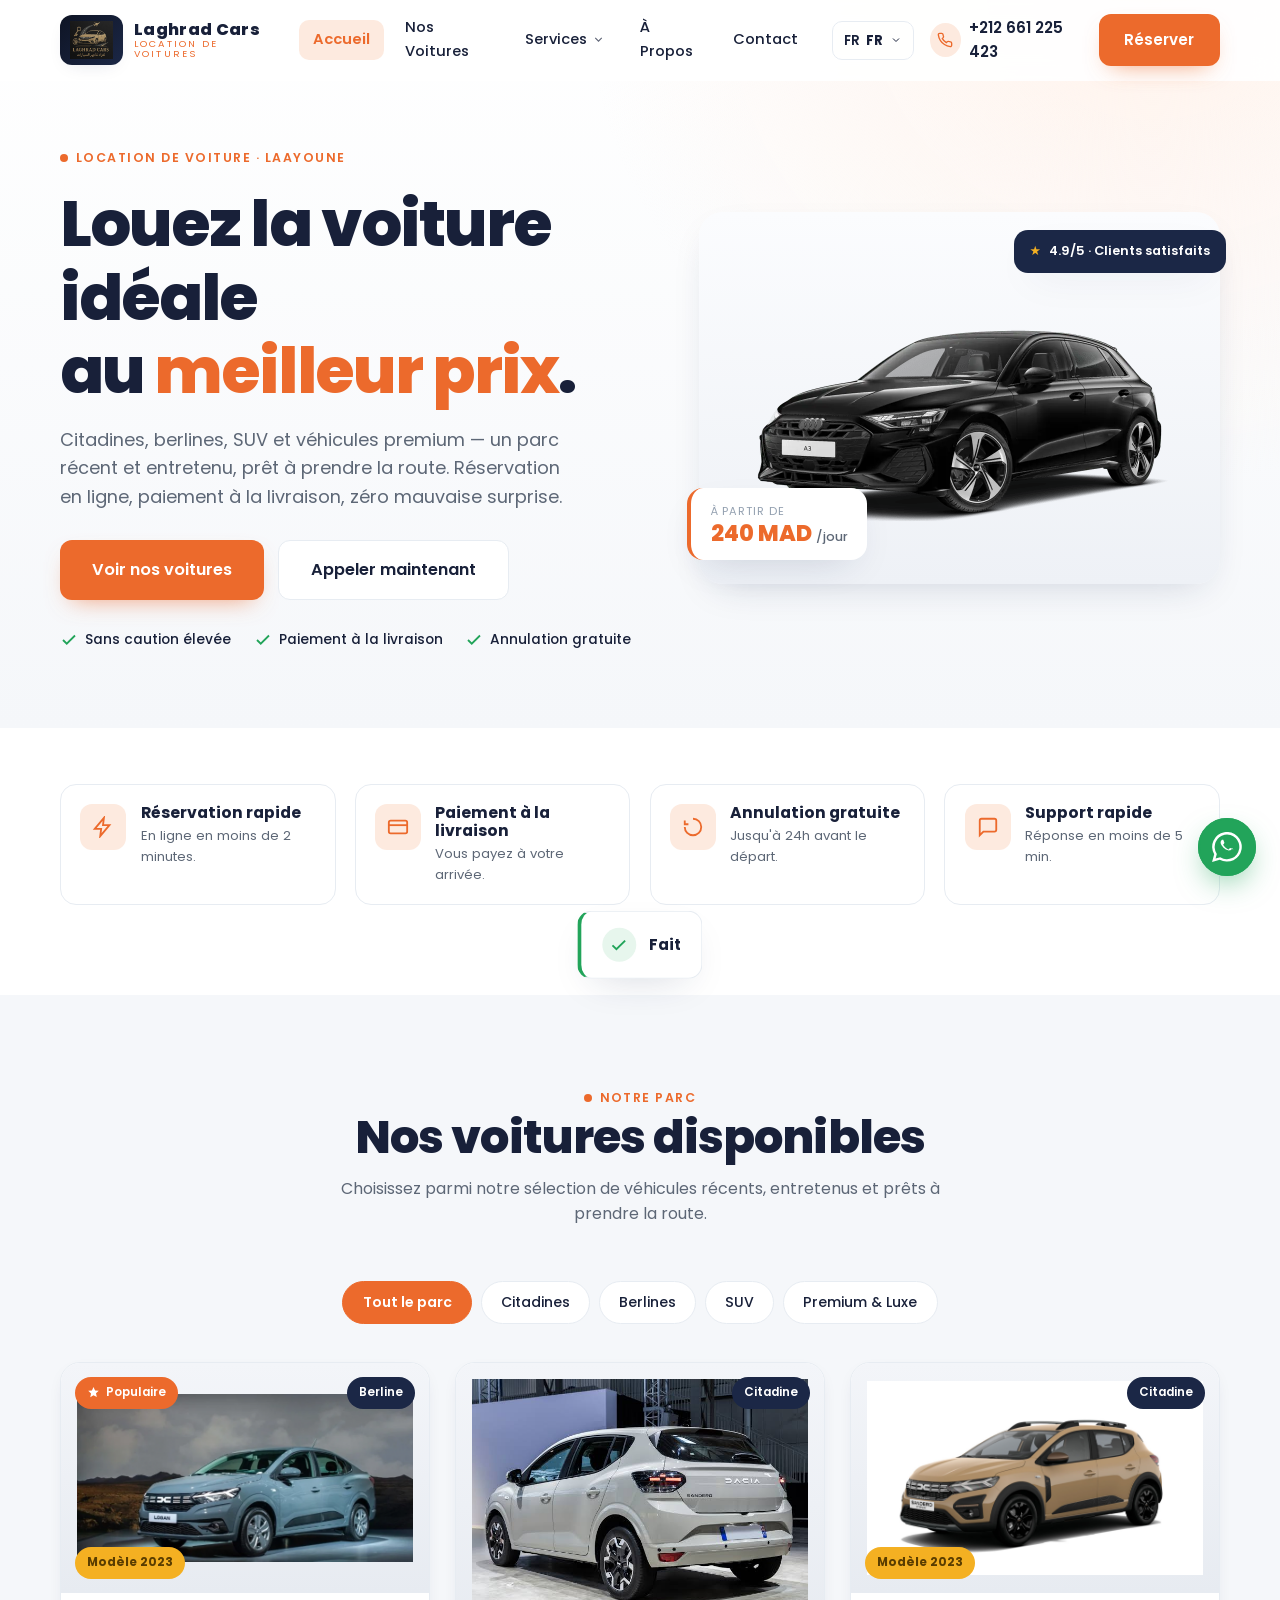
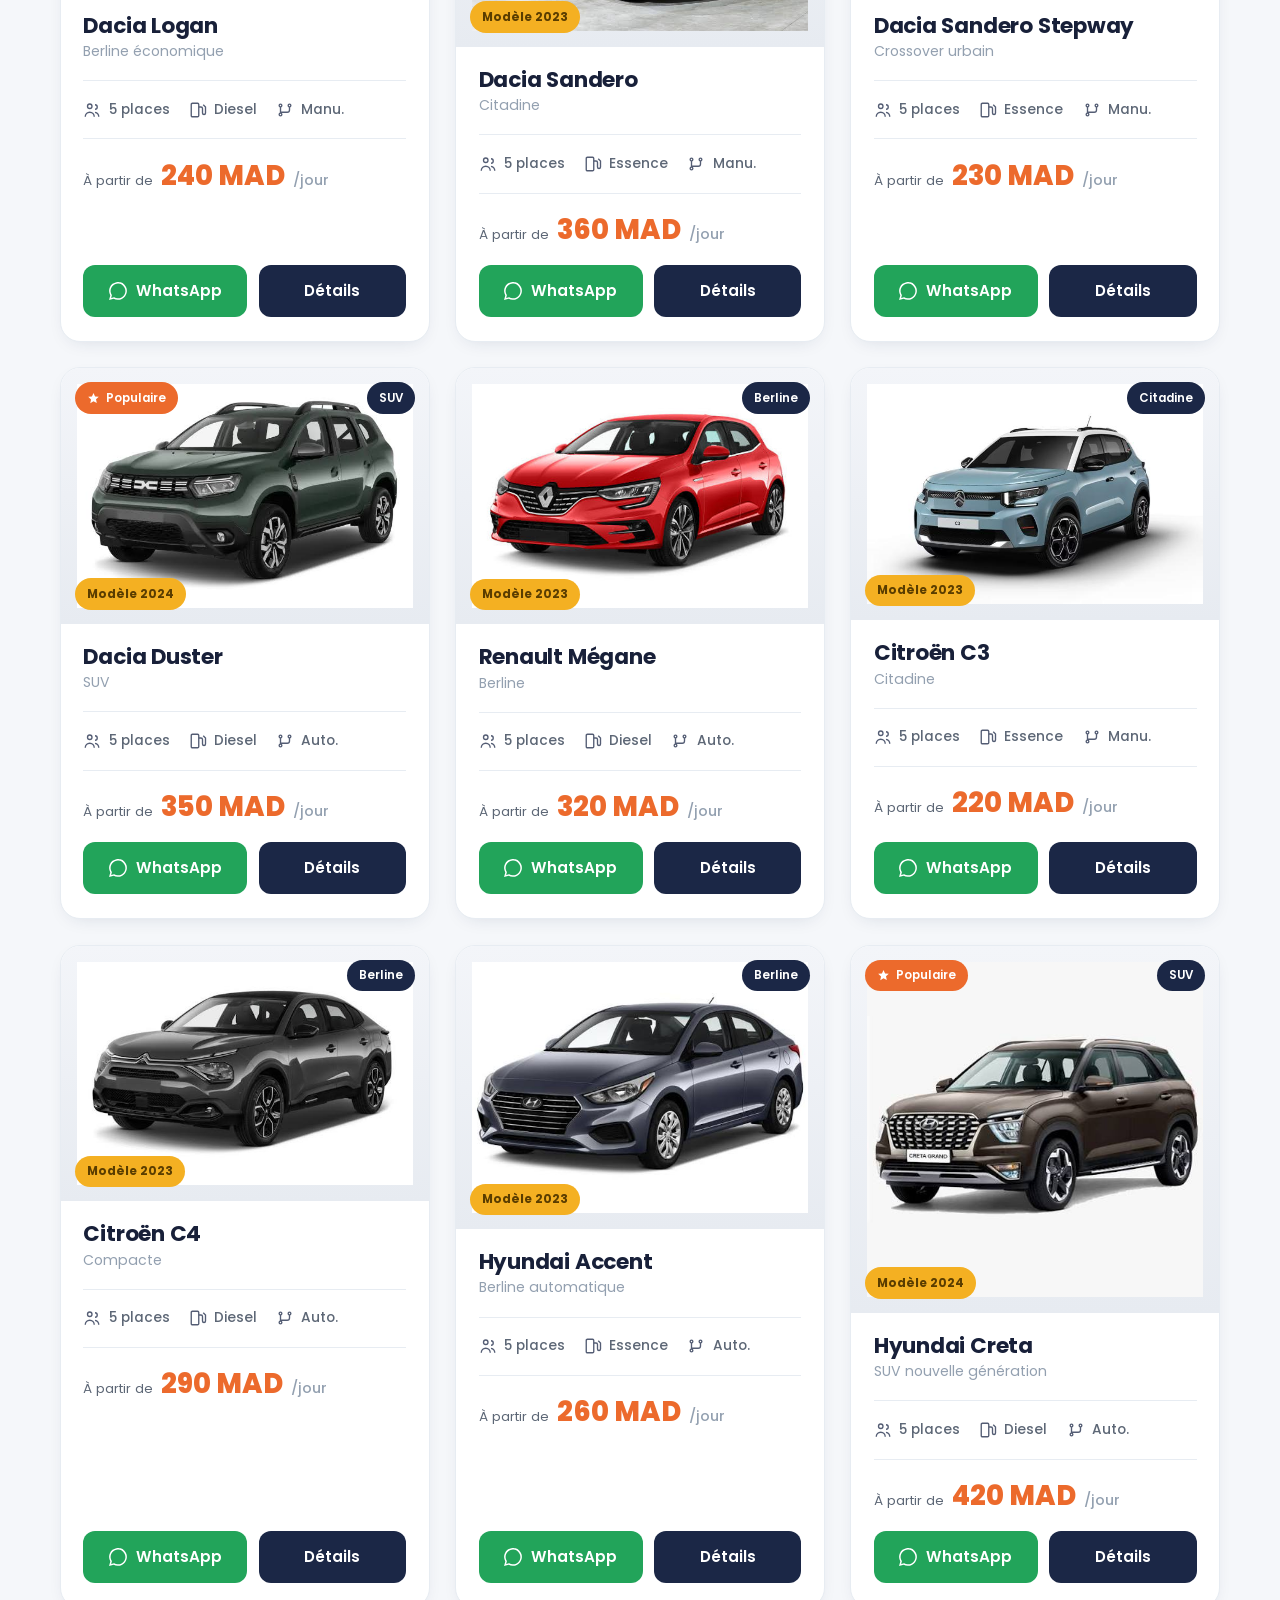
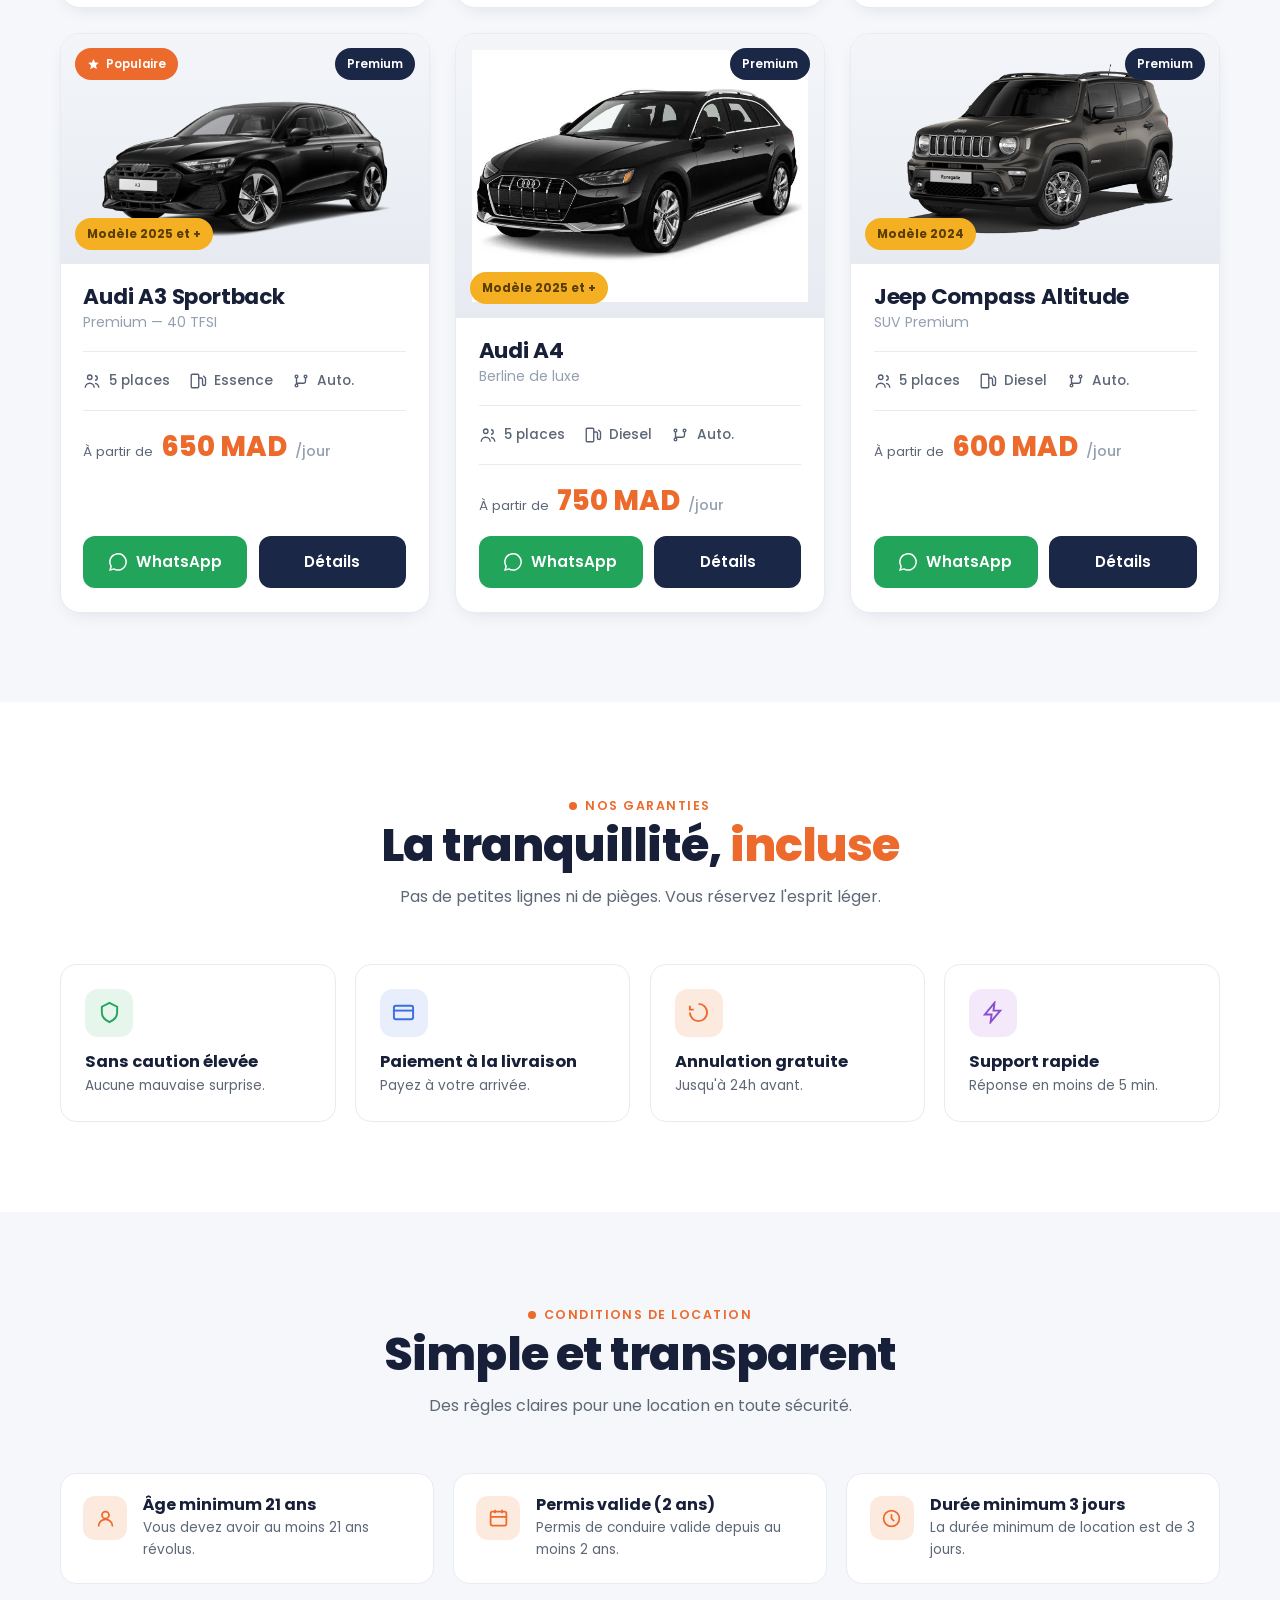
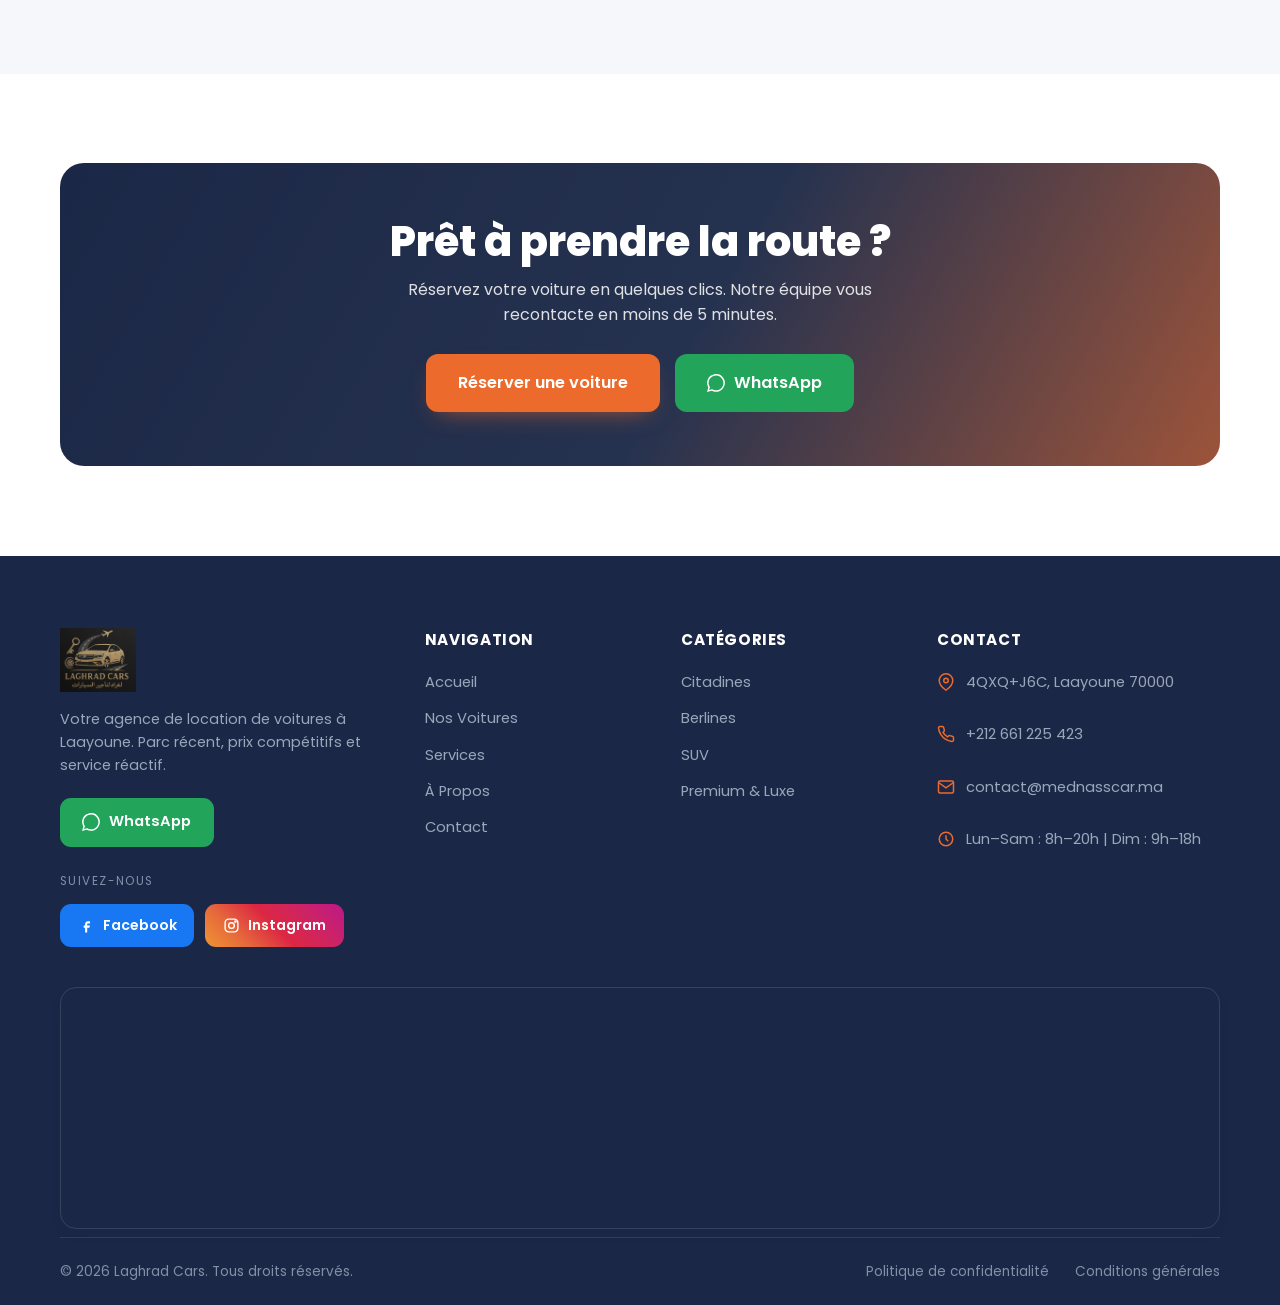
<file: index.html>
<!DOCTYPE html>
<html lang="fr">
<head>
<meta charset="UTF-8" />
<meta name="viewport" content="width=device-width, initial-scale=1.0" />
<title>Laghrad Cars : Location de voitures — Laayoune</title>
<meta name="description" content="Laghrad Cars — Location de voitures à Laayoune. Citadines, berlines, SUV et voitures premium. Paiement à la livraison, sans caution élevée, annulation gratuite." />
<link rel="icon" href="images/laghradcars.png" />
<script>document.documentElement.className += ' js';
  window.addEventListener('load',function(){setTimeout(function(){document.querySelectorAll('.reveal:not(.in)').forEach(function(e){e.classList.add('in')})},1600)});</script>
<link rel="stylesheet" href="css/style.css" />
</head>
<body>

<!-- ===================== HEADER ===================== -->
<header id="header">
  <div class="wrap nav">
    <a href="index.html" class="brand">
      <span class="logo-chip"><img src="images/laghradcars.png" alt="Laghrad Cars" /></span>
      <span class="bt"><b>Laghrad Cars</b><span>Location de voitures</span></span>
    </a>
    <nav class="nav-links" id="navlinks">
      <a href="index.html" class="active">Accueil</a>
      <a href="#voitures">Nos Voitures</a>
      <a href="#garanties">Services <svg viewBox="0 0 24 24" fill="none" stroke="currentColor" stroke-width="2"><path d="M6 9l6 6 6-6"/></svg></a>
      <a href="#apropos">À Propos</a>
      <a href="#contact">Contact</a>
    </nav>
    <div class="nav-right">
      <span class="lang">FR <b>FR</b> <svg viewBox="0 0 24 24" fill="none" stroke="currentColor" stroke-width="2"><path d="M6 9l6 6 6-6"/></svg></span>
      <a href="tel:+212661225423" class="navphone"><span class="pi"><svg viewBox="0 0 24 24" fill="none" stroke="currentColor" stroke-width="2"><path d="M22 16.9v3a2 2 0 0 1-2.2 2 19.8 19.8 0 0 1-8.6-3.1 19.5 19.5 0 0 1-6-6A19.8 19.8 0 0 1 2 4.2 2 2 0 0 1 4 2h3a2 2 0 0 1 2 1.7c.1 1 .4 1.9.7 2.8a2 2 0 0 1-.5 2.1L8 9.9a16 16 0 0 0 6 6l1.3-1.3a2 2 0 0 1 2.1-.4c.9.3 1.8.6 2.8.7A2 2 0 0 1 22 16.9z"/></svg></span>+212 661 225 423</a>
      <a href="#voitures" class="btn btn-orange">Réserver</a>
      <button class="burger" id="burger" aria-label="Menu"><span></span><span></span><span></span></button>
    </div>
  </div>
</header>

<!-- ===================== HERO ===================== -->
<section class="hero">
  <div class="wrap hero-grid">
    <div class="reveal">
      <span class="eyebrow">Location de voiture · Laayoune</span>
      <h1>Louez la voiture idéale<br>au <span class="txt-orange">meilleur prix</span>.</h1>
      <p class="lead">Citadines, berlines, SUV et véhicules premium — un parc récent et entretenu, prêt à prendre la route. Réservation en ligne, paiement à la livraison, zéro mauvaise surprise.</p>
      <div class="hero-cta">
        <a href="#voitures" class="btn btn-orange btn-lg">Voir nos voitures</a>
        <a href="tel:+212661225423" class="btn btn-outline btn-lg">Appeler maintenant</a>
      </div>
      <div class="hero-trust">
        <span><svg viewBox="0 0 24 24" fill="none" stroke="currentColor" stroke-width="2.4"><path d="M20 6L9 17l-5-5"/></svg> Sans caution élevée</span>
        <span><svg viewBox="0 0 24 24" fill="none" stroke="currentColor" stroke-width="2.4"><path d="M20 6L9 17l-5-5"/></svg> Paiement à la livraison</span>
        <span><svg viewBox="0 0 24 24" fill="none" stroke="currentColor" stroke-width="2.4"><path d="M20 6L9 17l-5-5"/></svg> Annulation gratuite</span>
      </div>
    </div>
    <div class="hero-media reveal">
      <div class="hero-card">
        <img src="images/Audi A3 Sportback 40 TFSI.webp" alt="Voiture premium Domi Car" />
      </div>
      <div class="hero-price">
        <small>À partir de</small>
        <b>240 MAD <span>/jour</span></b>
      </div>
      <div class="hero-badge"><span class="star">★</span> 4.9/5 · Clients satisfaits</div>
    </div>
  </div>
</section>

<!-- ===================== FEATURE STRIP ===================== -->
<section class="section" style="padding-top:0">
  <div class="wrap">
    <div class="feat-strip">
      <div class="feat reveal">
        <span class="fi"><svg viewBox="0 0 24 24" fill="none" stroke="currentColor" stroke-width="2"><path d="M13 2L3 14h7l-1 8 10-12h-7z"/></svg></span>
        <div><h4>Réservation rapide</h4><p>En ligne en moins de 2 minutes.</p></div>
      </div>
      <div class="feat reveal">
        <span class="fi"><svg viewBox="0 0 24 24" fill="none" stroke="currentColor" stroke-width="2"><rect x="2" y="5" width="20" height="14" rx="2"/><path d="M2 10h20"/></svg></span>
        <div><h4>Paiement à la livraison</h4><p>Vous payez à votre arrivée.</p></div>
      </div>
      <div class="feat reveal">
        <span class="fi"><svg viewBox="0 0 24 24" fill="none" stroke="currentColor" stroke-width="2"><path d="M3 12a9 9 0 1 0 9-9"/><path d="M3 5v4h4"/></svg></span>
        <div><h4>Annulation gratuite</h4><p>Jusqu'à 24h avant le départ.</p></div>
      </div>
      <div class="feat reveal">
        <span class="fi"><svg viewBox="0 0 24 24" fill="none" stroke="currentColor" stroke-width="2"><path d="M21 15a2 2 0 0 1-2 2H7l-4 4V5a2 2 0 0 1 2-2h14a2 2 0 0 1 2 2z"/></svg></span>
        <div><h4>Support rapide</h4><p>Réponse en moins de 5 min.</p></div>
      </div>
    </div>
  </div>
</section>

<!-- ===================== FLEET ===================== -->
<section class="section soft" id="voitures">
  <div class="wrap">
    <div class="sec-head reveal">
      <span class="eyebrow" style="justify-content:center">Notre parc</span>
      <h2>Nos voitures disponibles</h2>
      <p>Choisissez parmi notre sélection de véhicules récents, entretenus et prêts à prendre la route.</p>
    </div>
    <div class="filters reveal" id="filters">
      <button class="chip active" data-f="all">Tout le parc</button>
      <button class="chip" data-f="citadine">Citadines</button>
      <button class="chip" data-f="berline">Berlines</button>
      <button class="chip" data-f="suv">SUV</button>
      <button class="chip" data-f="luxe">Premium &amp; Luxe</button>
    </div>
    <div class="grid" id="fleet"><!-- injecté par JS --></div>
  </div>
</section>

<!-- ===================== GARANTIES ===================== -->
<section class="section" id="garanties">
  <div class="wrap">
    <div class="sec-head reveal">
      <span class="eyebrow" style="justify-content:center">Nos garanties</span>
      <h2>La tranquillité, <span class="txt-orange">incluse</span></h2>
      <p>Pas de petites lignes ni de pièges. Vous réservez l'esprit léger.</p>
    </div>
    <div class="gcards">
      <div class="gcard reveal">
        <span class="gi g1"><svg viewBox="0 0 24 24" fill="none" stroke="currentColor" stroke-width="2"><path d="M12 2l8 4v6c0 5-3.5 8-8 10-4.5-2-8-5-8-10V6z"/></svg></span>
        <h4>Sans caution élevée</h4><p>Aucune mauvaise surprise.</p>
      </div>
      <div class="gcard reveal">
        <span class="gi g2"><svg viewBox="0 0 24 24" fill="none" stroke="currentColor" stroke-width="2"><rect x="2" y="5" width="20" height="14" rx="2"/><path d="M2 10h20"/></svg></span>
        <h4>Paiement à la livraison</h4><p>Payez à votre arrivée.</p>
      </div>
      <div class="gcard reveal">
        <span class="gi g3"><svg viewBox="0 0 24 24" fill="none" stroke="currentColor" stroke-width="2"><path d="M3 12a9 9 0 1 0 9-9"/><path d="M3 5v4h4"/></svg></span>
        <h4>Annulation gratuite</h4><p>Jusqu'à 24h avant.</p>
      </div>
      <div class="gcard reveal">
        <span class="gi g4"><svg viewBox="0 0 24 24" fill="none" stroke="currentColor" stroke-width="2"><path d="M13 2L3 14h7l-1 8 10-12h-7z"/></svg></span>
        <h4>Support rapide</h4><p>Réponse en moins de 5 min.</p>
      </div>
    </div>
  </div>
</section>

<!-- ===================== CONDITIONS ===================== -->
<section class="section soft" id="apropos">
  <div class="wrap">
    <div class="sec-head reveal">
      <span class="eyebrow" style="justify-content:center">Conditions de location</span>
      <h2>Simple et transparent</h2>
      <p>Des règles claires pour une location en toute sécurité.</p>
    </div>
    <div class="cond-list">
      <div class="cond reveal">
        <span class="ci"><svg viewBox="0 0 24 24" fill="none" stroke="currentColor" stroke-width="2"><circle cx="12" cy="8" r="4"/><path d="M4 21a8 8 0 0 1 16 0"/></svg></span>
        <div><h4>Âge minimum 21 ans</h4><p>Vous devez avoir au moins 21 ans révolus.</p></div>
      </div>
      <div class="cond reveal">
        <span class="ci"><svg viewBox="0 0 24 24" fill="none" stroke="currentColor" stroke-width="2"><rect x="3" y="4" width="18" height="16" rx="2"/><path d="M3 10h18M8 2v4M16 2v4"/></svg></span>
        <div><h4>Permis valide (2 ans)</h4><p>Permis de conduire valide depuis au moins 2 ans.</p></div>
      </div>
      <div class="cond reveal">
        <span class="ci"><svg viewBox="0 0 24 24" fill="none" stroke="currentColor" stroke-width="2"><circle cx="12" cy="12" r="9"/><path d="M12 7v5l3 3"/></svg></span>
        <div><h4>Durée minimum 3 jours</h4><p>La durée minimum de location est de 3 jours.</p></div>
      </div>
    </div>
  </div>
</section>

<!-- ===================== CTA BAND ===================== -->
<section class="section" id="contact">
  <div class="wrap">
    <div class="cta-band reveal">
      <h2>Prêt à prendre la route ?</h2>
      <p>Réservez votre voiture en quelques clics. Notre équipe vous recontacte en moins de 5 minutes.</p>
      <div class="btn-row">
        <a href="#voitures" class="btn btn-orange btn-lg">Réserver une voiture</a>
        <a id="ctaWa" href="#" target="_blank" rel="noopener" class="btn btn-green btn-lg">
          <svg viewBox="0 0 24 24" fill="currentColor"><path d="M.06 24l1.69-6.16a11.86 11.86 0 1 1 4.43 4.34L.06 24zM6.6 20.2l.37.22a9.86 9.86 0 1 0-3.34-3.26l.24.38-1 3.65 3.73-.99z"/></svg>
          WhatsApp
        </a>
      </div>
    </div>
  </div>
</section>

<!-- ===================== FOOTER ===================== -->
<footer>
  <div class="wrap">
    <div class="foot-main">
      <div class="foot-brand">
        <img src="images/laghradcars.png" alt="Laghrad Cars" />
        <p>Votre agence de location de voitures à Laayoune. Parc récent, prix compétitifs et service réactif.</p>
        <a id="footWa" href="#" target="_blank" rel="noopener" class="foot-wa">
          <svg viewBox="0 0 24 24" fill="currentColor"><path d="M.06 24l1.69-6.16a11.86 11.86 0 1 1 4.43 4.34L.06 24zM6.6 20.2l.37.22a9.86 9.86 0 1 0-3.34-3.26l.24.38-1 3.65 3.73-.99z"/></svg>
          WhatsApp
        </a>
        <div class="foot-social-label">Suivez-nous</div>
        <div class="foot-socials">
          <a href="#" class="fsoc fb"><svg viewBox="0 0 24 24" fill="currentColor"><path d="M14 9h3V6h-3c-2.2 0-4 1.8-4 4v2H8v3h2v7h3v-7h3l1-3h-4v-2c0-.6.4-1 1-1z"/></svg> Facebook</a>
          <a href="#" class="fsoc ig"><svg viewBox="0 0 24 24" fill="none" stroke="currentColor" stroke-width="2"><rect x="3" y="3" width="18" height="18" rx="5"/><circle cx="12" cy="12" r="4"/><circle cx="17.5" cy="6.5" r="1" fill="currentColor"/></svg> Instagram</a>
        </div>
      </div>
      <div class="foot-col">
        <h5>Navigation</h5>
        <a href="index.html">Accueil</a>
        <a href="#voitures">Nos Voitures</a>
        <a href="#garanties">Services</a>
        <a href="#apropos">À Propos</a>
        <a href="#contact">Contact</a>
      </div>
      <div class="foot-col">
        <h5>Catégories</h5>
        <a href="#voitures">Citadines</a>
        <a href="#voitures">Berlines</a>
        <a href="#voitures">SUV</a>
        <a href="#voitures">Premium &amp; Luxe</a>
      </div>
      <div class="foot-col">
        <h5>Contact</h5>
        <ul class="foot-contact">
          <li><svg viewBox="0 0 24 24" fill="none" stroke="currentColor" stroke-width="2"><path d="M21 10c0 7-9 13-9 13s-9-6-9-13a9 9 0 0 1 18 0z"/><circle cx="12" cy="10" r="3"/></svg> <a href="https://maps.app.goo.gl/fSbDPrFya81qXNvm9" target="_blank" rel="noopener">4QXQ+J6C, Laayoune 70000</a></li>
          <li><svg viewBox="0 0 24 24" fill="none" stroke="currentColor" stroke-width="2"><path d="M22 16.9v3a2 2 0 0 1-2.2 2 19.8 19.8 0 0 1-8.6-3.1 19.5 19.5 0 0 1-6-6A19.8 19.8 0 0 1 2 4.2 2 2 0 0 1 4 2h3a2 2 0 0 1 2 1.7c.1 1 .4 1.9.7 2.8a2 2 0 0 1-.5 2.1L8 9.9a16 16 0 0 0 6 6l1.3-1.3a2 2 0 0 1 2.1-.4c.9.3 1.8.6 2.8.7A2 2 0 0 1 22 16.9z"/></svg> <a href="tel:+212661225423">+212 661 225 423</a></li>
          <li><svg viewBox="0 0 24 24" fill="none" stroke="currentColor" stroke-width="2"><rect x="2" y="4" width="20" height="16" rx="2"/><path d="M22 6l-10 7L2 6"/></svg> <a href="mailto:contact@mednasscar.ma">contact@mednasscar.ma</a></li>
          <li><svg viewBox="0 0 24 24" fill="none" stroke="currentColor" stroke-width="2"><circle cx="12" cy="12" r="9"/><path d="M12 7v5l3 3"/></svg> Lun–Sam : 8h–20h | Dim : 9h–18h</li>
        </ul>
      </div>
    </div>
    <div class="foot-map">
      <iframe
        src="https://www.google.com/maps?q=4QXQ%2BJ6C,+Laayoune+70000&z=15&hl=fr&output=embed"
        title="Localisation Laghrad Cars — Laayoune"
        width="100%" height="240" style="border:0" loading="lazy"
        allowfullscreen referrerpolicy="no-referrer-when-downgrade"></iframe>
    </div>
    <div class="foot-bottom">
      <small>© <span id="year"></span> Laghrad Cars. Tous droits réservés.</small>
      <div class="fb-links">
        <a href="#">Politique de confidentialité</a>
        <a href="#">Conditions générales</a>
      </div>
    </div>
  </div>
</footer>

<!-- floating whatsapp -->
<a id="waFloat" class="wa-float" href="#" target="_blank" rel="noopener" aria-label="WhatsApp">
  <svg viewBox="0 0 24 24" fill="currentColor"><path d="M.06 24l1.69-6.16a11.86 11.86 0 1 1 4.43 4.34L.06 24zM6.6 20.2l.37.22a9.86 9.86 0 1 0-3.34-3.26l.24.38-1 3.65 3.73-.99zM17.4 14.3c-.15-.25-.55-.4-1.15-.7s-1.35-.65-1.55-.72c-.2-.07-.35-.1-.5.1s-.57.72-.7.87c-.13.15-.26.17-.48.06a8 8 0 0 1-2.35-1.45 8.8 8.8 0 0 1-1.63-2.02c-.17-.3 0-.46.13-.6.13-.13.28-.34.42-.51.14-.17.18-.3.28-.5.1-.2.05-.37-.02-.52-.07-.15-.5-1.2-.68-1.65-.18-.43-.36-.37-.5-.37h-.42c-.15 0-.4.06-.6.3-.2.25-.78.76-.78 1.85 0 1.1.8 2.15.92 2.3.12.15 1.57 2.4 3.8 3.36.53.23.95.37 1.27.47.53.17 1.02.15 1.4.09.43-.06 1.32-.54 1.5-1.06.19-.52.19-.97.13-1.07z"/></svg>
</a>

<!-- toast -->
<div class="toast" id="toast">
  <span class="tic"><svg viewBox="0 0 24 24" fill="none" stroke="currentColor" stroke-width="2.4"><path d="M20 6L9 17l-5-5"/></svg></span>
  <div><b id="toastTitle">Fait</b><p id="toastMsg"></p></div>
</div>

<script src="js/data.js"></script>
<script src="js/main.js"></script>
</body>
</html>
</file>
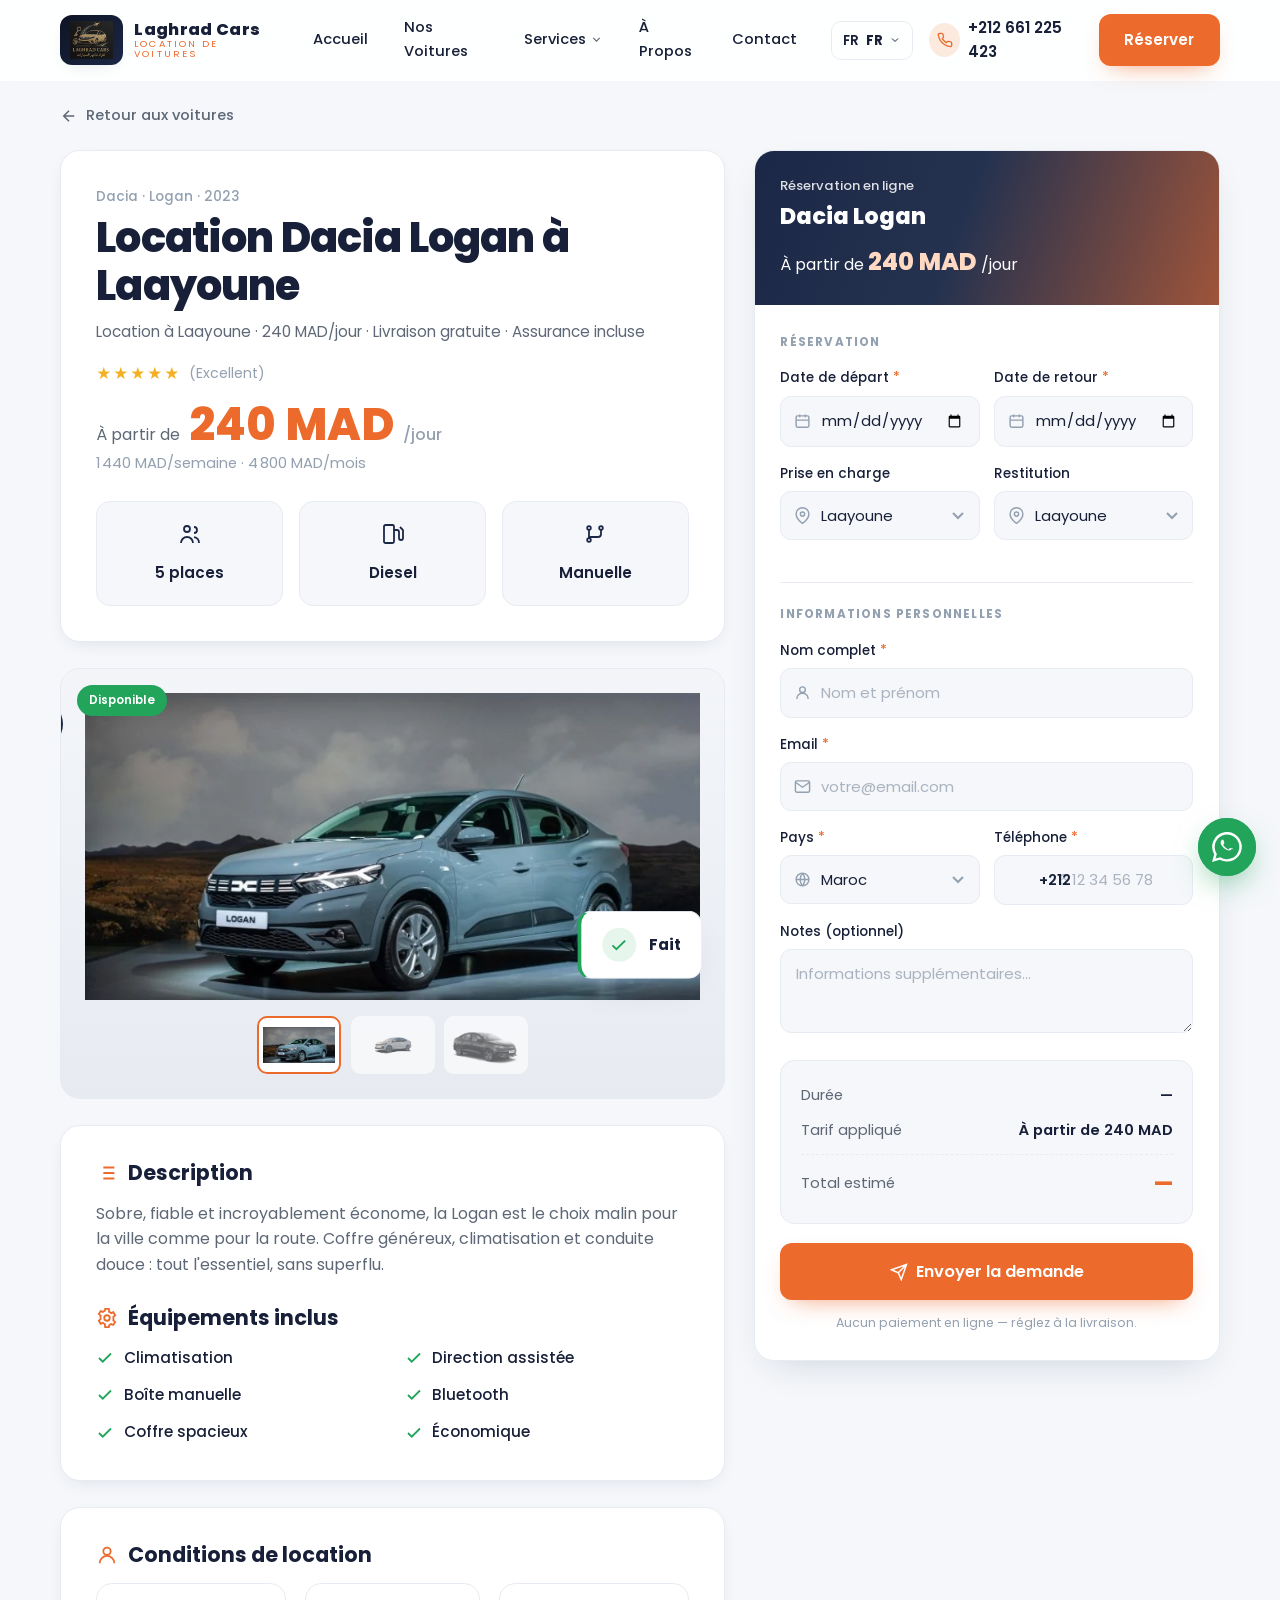
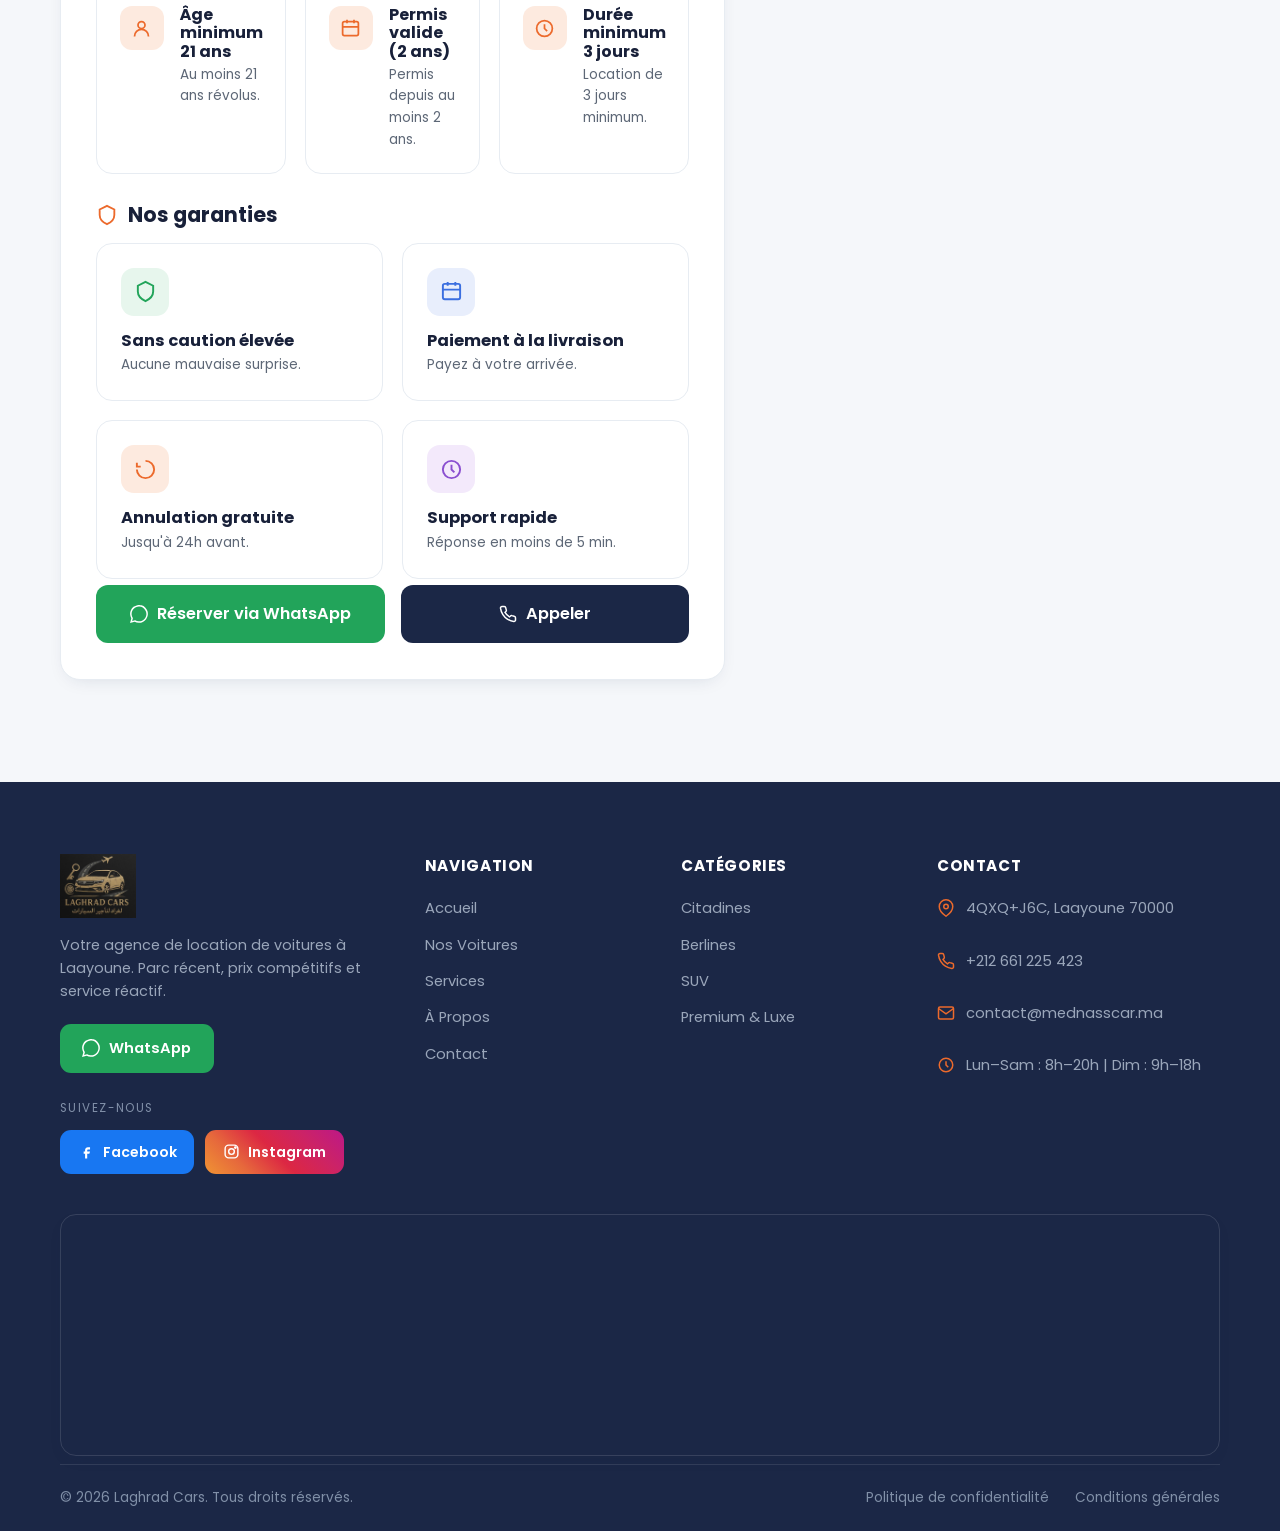
<file: voiture.html>
<!DOCTYPE html>
<html lang="fr">
<head>
<meta charset="UTF-8" />
<meta name="viewport" content="width=device-width, initial-scale=1.0" />
<title>Détail voiture — Laghrad Cars : Location de voitures</title>
<meta name="description" content="Fiche détaillée et réservation en ligne — Laghrad Cars, location de voitures à Laayoune." />
<link rel="icon" href="images/laghradcars.png" />
<script>document.documentElement.className += ' js';</script>
<link rel="stylesheet" href="css/style.css" />
</head>
<body>

<!-- ===================== HEADER ===================== -->
<header id="header">
  <div class="wrap nav">
    <a href="index.html" class="brand">
      <span class="logo-chip"><img src="images/laghradcars.png" alt="Laghrad Cars" /></span>
      <span class="bt"><b>Laghrad Cars</b><span>Location de voitures</span></span>
    </a>
    <nav class="nav-links" id="navlinks">
      <a href="index.html">Accueil</a>
      <a href="index.html#voitures">Nos Voitures</a>
      <a href="index.html#garanties">Services <svg viewBox="0 0 24 24" fill="none" stroke="currentColor" stroke-width="2"><path d="M6 9l6 6 6-6"/></svg></a>
      <a href="index.html#apropos">À Propos</a>
      <a href="index.html#contact">Contact</a>
    </nav>
    <div class="nav-right">
      <span class="lang">FR <b>FR</b> <svg viewBox="0 0 24 24" fill="none" stroke="currentColor" stroke-width="2"><path d="M6 9l6 6 6-6"/></svg></span>
      <a href="tel:+212661225423" class="navphone"><span class="pi"><svg viewBox="0 0 24 24" fill="none" stroke="currentColor" stroke-width="2"><path d="M22 16.9v3a2 2 0 0 1-2.2 2 19.8 19.8 0 0 1-8.6-3.1 19.5 19.5 0 0 1-6-6A19.8 19.8 0 0 1 2 4.2 2 2 0 0 1 4 2h3a2 2 0 0 1 2 1.7c.1 1 .4 1.9.7 2.8a2 2 0 0 1-.5 2.1L8 9.9a16 16 0 0 0 6 6l1.3-1.3a2 2 0 0 1 2.1-.4c.9.3 1.8.6 2.8.7A2 2 0 0 1 22 16.9z"/></svg></span>+212 661 225 423</a>
      <a href="#reserver" class="btn btn-orange">Réserver</a>
      <button class="burger" id="burger" aria-label="Menu"><span></span><span></span><span></span></button>
    </div>
  </div>
</header>

<!-- ===================== DETAIL ===================== -->
<main class="detail-wrap">
  <div class="wrap">
    <a href="index.html#voitures" class="back-link">
      <svg viewBox="0 0 24 24" fill="none" stroke="currentColor" stroke-width="2"><path d="M19 12H5M12 19l-7-7 7-7"/></svg>
      Retour aux voitures
    </a>
    <div class="detail-grid">
      <div id="detailMain"><!-- injecté par detail.js --></div>
      <div id="detailAside"><!-- injecté par detail.js --></div>
    </div>
  </div>
</main>

<!-- ===================== FOOTER ===================== -->
<footer>
  <div class="wrap">
    <div class="foot-main">
      <div class="foot-brand">
        <img src="images/laghradcars.png" alt="Laghrad Cars" />
        <p>Votre agence de location de voitures à Laayoune. Parc récent, prix compétitifs et service réactif.</p>
        <a id="footWa" href="#" target="_blank" rel="noopener" class="foot-wa">
          <svg viewBox="0 0 24 24" fill="currentColor"><path d="M.06 24l1.69-6.16a11.86 11.86 0 1 1 4.43 4.34L.06 24zM6.6 20.2l.37.22a9.86 9.86 0 1 0-3.34-3.26l.24.38-1 3.65 3.73-.99z"/></svg>
          WhatsApp
        </a>
        <div class="foot-social-label">Suivez-nous</div>
        <div class="foot-socials">
          <a href="#" class="fsoc fb"><svg viewBox="0 0 24 24" fill="currentColor"><path d="M14 9h3V6h-3c-2.2 0-4 1.8-4 4v2H8v3h2v7h3v-7h3l1-3h-4v-2c0-.6.4-1 1-1z"/></svg> Facebook</a>
          <a href="#" class="fsoc ig"><svg viewBox="0 0 24 24" fill="none" stroke="currentColor" stroke-width="2"><rect x="3" y="3" width="18" height="18" rx="5"/><circle cx="12" cy="12" r="4"/><circle cx="17.5" cy="6.5" r="1" fill="currentColor"/></svg> Instagram</a>
        </div>
      </div>
      <div class="foot-col">
        <h5>Navigation</h5>
        <a href="index.html">Accueil</a>
        <a href="index.html#voitures">Nos Voitures</a>
        <a href="index.html#garanties">Services</a>
        <a href="index.html#apropos">À Propos</a>
        <a href="index.html#contact">Contact</a>
      </div>
      <div class="foot-col">
        <h5>Catégories</h5>
        <a href="index.html#voitures">Citadines</a>
        <a href="index.html#voitures">Berlines</a>
        <a href="index.html#voitures">SUV</a>
        <a href="index.html#voitures">Premium &amp; Luxe</a>
      </div>
      <div class="foot-col">
        <h5>Contact</h5>
        <ul class="foot-contact">
          <li><svg viewBox="0 0 24 24" fill="none" stroke="currentColor" stroke-width="2"><path d="M21 10c0 7-9 13-9 13s-9-6-9-13a9 9 0 0 1 18 0z"/><circle cx="12" cy="10" r="3"/></svg> <a href="https://maps.app.goo.gl/fSbDPrFya81qXNvm9" target="_blank" rel="noopener">4QXQ+J6C, Laayoune 70000</a></li>
          <li><svg viewBox="0 0 24 24" fill="none" stroke="currentColor" stroke-width="2"><path d="M22 16.9v3a2 2 0 0 1-2.2 2 19.8 19.8 0 0 1-8.6-3.1 19.5 19.5 0 0 1-6-6A19.8 19.8 0 0 1 2 4.2 2 2 0 0 1 4 2h3a2 2 0 0 1 2 1.7c.1 1 .4 1.9.7 2.8a2 2 0 0 1-.5 2.1L8 9.9a16 16 0 0 0 6 6l1.3-1.3a2 2 0 0 1 2.1-.4c.9.3 1.8.6 2.8.7A2 2 0 0 1 22 16.9z"/></svg> <a href="tel:+212661225423">+212 661 225 423</a></li>
          <li><svg viewBox="0 0 24 24" fill="none" stroke="currentColor" stroke-width="2"><rect x="2" y="4" width="20" height="16" rx="2"/><path d="M22 6l-10 7L2 6"/></svg> <a href="mailto:contact@mednasscar.ma">contact@mednasscar.ma</a></li>
          <li><svg viewBox="0 0 24 24" fill="none" stroke="currentColor" stroke-width="2"><circle cx="12" cy="12" r="9"/><path d="M12 7v5l3 3"/></svg> Lun–Sam : 8h–20h | Dim : 9h–18h</li>
        </ul>
      </div>
    </div>
    <div class="foot-map">
      <iframe
        src="https://www.google.com/maps?q=4QXQ%2BJ6C,+Laayoune+70000&z=15&hl=fr&output=embed"
        title="Localisation Laghrad Cars — Laayoune"
        width="100%" height="240" style="border:0" loading="lazy"
        allowfullscreen referrerpolicy="no-referrer-when-downgrade"></iframe>
    </div>
    <div class="foot-bottom">
      <small>© <span id="year"></span> Laghrad Cars. Tous droits réservés.</small>
      <div class="fb-links">
        <a href="#">Politique de confidentialité</a>
        <a href="#">Conditions générales</a>
      </div>
    </div>
  </div>
</footer>

<a id="waFloat" class="wa-float" href="#" target="_blank" rel="noopener" aria-label="WhatsApp">
  <svg viewBox="0 0 24 24" fill="currentColor"><path d="M.06 24l1.69-6.16a11.86 11.86 0 1 1 4.43 4.34L.06 24zM6.6 20.2l.37.22a9.86 9.86 0 1 0-3.34-3.26l.24.38-1 3.65 3.73-.99zM17.4 14.3c-.15-.25-.55-.4-1.15-.7s-1.35-.65-1.55-.72c-.2-.07-.35-.1-.5.1s-.57.72-.7.87c-.13.15-.26.17-.48.06a8 8 0 0 1-2.35-1.45 8.8 8.8 0 0 1-1.63-2.02c-.17-.3 0-.46.13-.6.13-.13.28-.34.42-.51.14-.17.18-.3.28-.5.1-.2.05-.37-.02-.52-.07-.15-.5-1.2-.68-1.65-.18-.43-.36-.37-.5-.37h-.42c-.15 0-.4.06-.6.3-.2.25-.78.76-.78 1.85 0 1.1.8 2.15.92 2.3.12.15 1.57 2.4 3.8 3.36.53.23.95.37 1.27.47.53.17 1.02.15 1.4.09.43-.06 1.32-.54 1.5-1.06.19-.52.19-.97.13-1.07z"/></svg>
</a>

<div class="toast" id="toast">
  <span class="tic"><svg viewBox="0 0 24 24" fill="none" stroke="currentColor" stroke-width="2.4"><path d="M20 6L9 17l-5-5"/></svg></span>
  <div><b id="toastTitle">Fait</b><p id="toastMsg"></p></div>
</div>

<script src="js/data.js"></script>
<script src="js/detail.js"></script>
</body>
</html>
</file>
<file: css/style.css>
/* ============================================================
   Domi Car — Laayoune
   Thème clair · Orange & Bleu marine · style "Lux"
   ============================================================ */

@import url('https://fonts.googleapis.com/css2?family=Poppins:wght@400;500;600;700;800&display=swap');

:root{
  --orange:      #ec6a2c;
  --orange-d:    #d65a20;
  --orange-soft: #fdeadf;
  --navy:        #1b2746;
  --navy-2:      #25324f;
  --ink:         #182039;   /* titres */
  --text:        #5d6776;   /* corps */
  --muted:       #93a0b0;
  --bg:          #ffffff;
  --bg-soft:     #f5f7fa;
  --line:        #e7ecf2;
  --green:       #22a45a;
  --green-d:     #1c8f4d;
  --gold:        #f4b022;
  --shadow:      0 14px 40px -18px rgba(24,40,80,.22);
  --shadow-sm:   0 6px 20px -10px rgba(24,40,80,.18);
  --radius:      18px;
  --maxw:        1240px;
  --ease:        cubic-bezier(.2,.7,.2,1);
}

*{box-sizing:border-box;margin:0;padding:0}
html{scroll-behavior:smooth;-webkit-text-size-adjust:100%}
body{
  background:var(--bg);color:var(--text);
  font-family:'Poppins',system-ui,sans-serif;font-size:16px;line-height:1.6;
  overflow-x:hidden;-webkit-font-smoothing:antialiased;
}
body.no-scroll{overflow:hidden}
a{color:inherit;text-decoration:none}
img{display:block;max-width:100%}
ul{list-style:none}
button{font-family:inherit;cursor:pointer;border:none;background:none;color:inherit}
::selection{background:var(--orange);color:#fff}
h1,h2,h3,h4{color:var(--ink);line-height:1.15;font-weight:700}

.wrap{max-width:var(--maxw);margin:0 auto;padding:0 clamp(18px,4vw,40px)}
.section{padding:clamp(3.5rem,7vw,6rem) 0}
.section.soft{background:var(--bg-soft)}

/* buttons */
.btn{display:inline-flex;align-items:center;justify-content:center;gap:.55rem;font-weight:600;font-size:.95rem;
  padding:.85rem 1.6rem;border-radius:12px;transition:transform .2s var(--ease),box-shadow .25s,background .25s,filter .2s;white-space:nowrap}
.btn svg{width:18px;height:18px}
.btn-orange{background:var(--orange);color:#fff;box-shadow:0 10px 24px -12px rgba(236,106,44,.7)}
.btn-orange:hover{background:var(--orange-d);transform:translateY(-2px)}
.btn-navy{background:var(--navy);color:#fff}
.btn-navy:hover{background:var(--navy-2);transform:translateY(-2px)}
.btn-green{background:var(--green);color:#fff}
.btn-green:hover{background:var(--green-d);transform:translateY(-2px)}
.btn-outline{border:1.5px solid var(--line);color:var(--ink);background:#fff}
.btn-outline:hover{border-color:var(--orange);color:var(--orange)}
.btn-lg{padding:1rem 2rem;font-size:1.02rem}
.btn-block{width:100%}

.eyebrow{display:inline-flex;align-items:center;gap:.5rem;font-size:.78rem;font-weight:600;letter-spacing:.12em;
  text-transform:uppercase;color:var(--orange)}
.eyebrow::before{content:"";width:8px;height:8px;border-radius:50%;background:var(--orange)}

.sec-head{text-align:center;max-width:640px;margin:0 auto clamp(2.2rem,5vw,3.4rem)}
.sec-head h2{font-size:clamp(1.9rem,4.5vw,2.9rem);font-weight:800;letter-spacing:-.02em}
.sec-head p{margin-top:.8rem;color:var(--text)}
.txt-orange{color:var(--orange)}

/* ============================================================
   HEADER
   ============================================================ */
header{position:fixed;top:0;left:0;right:0;z-index:200;background:rgba(255,255,255,.9);
  backdrop-filter:blur(12px);border-bottom:1px solid transparent;transition:box-shadow .3s,border-color .3s}
header.scrolled{box-shadow:0 6px 24px -16px rgba(24,40,80,.4);border-bottom:1px solid var(--line)}
.nav{display:flex;align-items:center;justify-content:space-between;gap:1.2rem;height:80px}
.brand{display:flex;align-items:center;gap:.7rem}
.brand .logo-chip{background:linear-gradient(135deg,#0e1424,#1b2746);border-radius:12px;padding:6px 10px;
  display:grid;place-items:center;box-shadow:var(--shadow-sm)}
.brand .logo-chip img{height:38px;width:auto}
.brand .bt{display:flex;flex-direction:column;line-height:1.05}
.brand .bt b{font-weight:800;font-size:1.02rem;color:var(--ink);letter-spacing:.02em}
.brand .bt span{font-size:.6rem;letter-spacing:.22em;text-transform:uppercase;color:var(--orange)}
.nav-links{display:flex;align-items:center;gap:.4rem}
.nav-links a{font-size:.92rem;font-weight:500;color:var(--ink);padding:.5rem .9rem;border-radius:10px;transition:.2s;display:flex;align-items:center;gap:.3rem}
.nav-links a:hover{color:var(--orange);background:var(--orange-soft)}
.nav-links a.active{color:var(--orange);background:var(--orange-soft);font-weight:600}
.nav-links a svg{width:13px;height:13px;opacity:.7}
.nav-right{display:flex;align-items:center;gap:1rem}
.lang{display:flex;align-items:center;gap:.4rem;border:1.5px solid var(--line);border-radius:10px;padding:.5rem .7rem;font-size:.82rem;font-weight:600;color:var(--ink)}
.lang svg{width:12px;height:12px}
.navphone{display:flex;align-items:center;gap:.5rem;font-weight:600;color:var(--ink);font-size:.95rem}
.navphone .pi{width:34px;height:34px;border-radius:50%;display:grid;place-items:center;background:var(--orange-soft);color:var(--orange)}
.navphone .pi svg{width:16px;height:16px}
.burger{display:none;flex-direction:column;gap:5px;padding:8px}
.burger span{width:25px;height:2px;background:var(--ink);border-radius:2px;transition:.3s}

/* ============================================================
   HERO
   ============================================================ */
.hero{padding:calc(80px + clamp(2.5rem,5vw,4rem)) 0 clamp(3rem,6vw,5rem);
  background:radial-gradient(80% 120% at 90% 0%,#fff3ec 0%,rgba(255,243,236,0) 55%),linear-gradient(180deg,#fff,#f5f7fa)}
.hero-grid{display:grid;grid-template-columns:1.05fr .95fr;gap:clamp(2rem,5vw,4rem);align-items:center}
.hero h1{font-size:clamp(2.3rem,5.4vw,4rem);font-weight:800;letter-spacing:-.03em;margin:1.1rem 0}
.hero p.lead{font-size:clamp(1rem,1.4vw,1.15rem);color:var(--text);max-width:46ch}
.hero-cta{display:flex;gap:.9rem;flex-wrap:wrap;margin-top:1.8rem}
.hero-trust{display:flex;gap:1.4rem;flex-wrap:wrap;margin-top:1.8rem}
.hero-trust span{display:flex;align-items:center;gap:.45rem;font-size:.86rem;font-weight:500;color:var(--ink)}
.hero-trust svg{width:18px;height:18px;color:var(--green)}
.hero-media{position:relative}
.hero-card{background:#fff;border-radius:24px;box-shadow:var(--shadow);padding:1.4rem;position:relative;
  background:linear-gradient(180deg,#fbfcfe,#eef1f6)}
.hero-card img{width:100%;border-radius:16px;object-fit:contain;aspect-ratio:16/11}
.hero-price{position:absolute;left:-12px;bottom:24px;background:#fff;border-radius:16px;box-shadow:var(--shadow);
  padding:.9rem 1.2rem;display:flex;flex-direction:column;border-left:4px solid var(--orange)}
.hero-price small{font-size:.7rem;color:var(--muted);text-transform:uppercase;letter-spacing:.08em}
.hero-price b{font-size:1.4rem;color:var(--orange);font-weight:800;line-height:1.1}
.hero-price b span{font-size:.8rem;color:var(--text);font-weight:500}
.hero-badge{position:absolute;right:-6px;top:18px;background:var(--navy);color:#fff;border-radius:14px;padding:.7rem 1rem;
  box-shadow:var(--shadow);font-size:.8rem;font-weight:600;display:flex;align-items:center;gap:.5rem}
.hero-badge .star{color:var(--gold)}

/* ============================================================
   FEATURE STRIP
   ============================================================ */
.feat-strip{display:grid;grid-template-columns:repeat(4,1fr);gap:1.2rem;margin-top:clamp(2rem,5vw,3.5rem)}
.feat{display:flex;gap:.9rem;align-items:flex-start;background:#fff;border:1px solid var(--line);border-radius:16px;padding:1.2rem}
.feat .fi{width:46px;height:46px;border-radius:12px;display:grid;place-items:center;background:var(--orange-soft);color:var(--orange);flex:none}
.feat .fi svg{width:22px;height:22px}
.feat h4{font-size:.98rem;font-weight:700}
.feat p{font-size:.82rem;color:var(--text);margin-top:.15rem}

/* ============================================================
   FILTERS + FLEET
   ============================================================ */
.filters{display:flex;gap:.55rem;flex-wrap:wrap;justify-content:center;margin-bottom:2.4rem}
.chip{padding:.6rem 1.2rem;border-radius:100px;border:1.5px solid var(--line);background:#fff;font-size:.88rem;font-weight:500;color:var(--ink);transition:.2s}
.chip:hover{border-color:var(--orange);color:var(--orange)}
.chip.active{background:var(--orange);border-color:var(--orange);color:#fff;font-weight:600}

.grid{display:grid;grid-template-columns:repeat(3,1fr);gap:1.6rem}
.vcard{background:#fff;border:1px solid var(--line);border-radius:20px;overflow:hidden;box-shadow:var(--shadow-sm);
  transition:transform .35s var(--ease),box-shadow .35s;display:flex;flex-direction:column}
.vcard:hover{transform:translateY(-6px);box-shadow:var(--shadow)}
.vcard-media{position:relative;aspect-ratio:16/10;background:linear-gradient(180deg,#f3f5f9,#e7ebf1);display:grid;place-items:center;padding:1rem}
.vcard-media img{width:100%;height:100%;object-fit:contain}
.badge{position:absolute;display:inline-flex;align-items:center;gap:.35rem;font-size:.74rem;font-weight:600;padding:.4rem .75rem;border-radius:100px}
.badge-pop{top:14px;left:14px;background:var(--orange);color:#fff}
.badge-cat{top:14px;right:14px;background:var(--navy);color:#fff}
.badge-model{left:14px;bottom:14px;background:var(--gold);color:#5a3d00;font-weight:700}
.badge svg{width:13px;height:13px}
.vcard-body{padding:1.3rem 1.4rem 1.5rem;display:flex;flex-direction:column;flex:1}
.vcard-body h3{font-size:1.35rem;font-weight:700;letter-spacing:-.01em}
.vcard-sub{color:var(--muted);font-size:.88rem;margin-top:.1rem}
.vcard-specs{display:flex;gap:1.2rem;flex-wrap:wrap;margin:1.1rem 0;padding:1.1rem 0;border-top:1px solid var(--line);border-bottom:1px solid var(--line)}
.vcard-specs span{display:flex;align-items:center;gap:.45rem;font-size:.86rem;color:var(--text);font-weight:500}
.vcard-specs svg{width:18px;height:18px;color:var(--navy);opacity:.75}
.vcard-price{display:flex;align-items:baseline;gap:.5rem;margin:.3rem 0 1.2rem}
.vcard-price .lbl{font-size:.82rem;color:var(--text)}
.vcard-price .val{font-size:1.7rem;font-weight:800;color:var(--orange);line-height:1}
.vcard-price .per{font-size:.9rem;color:var(--muted);font-weight:500}
.vcard-actions{display:grid;grid-template-columns:1fr 1fr;gap:.7rem;margin-top:auto}

/* ============================================================
   GUARANTEES + CONDITIONS (home + detail)
   ============================================================ */
.gcards{display:grid;grid-template-columns:repeat(4,1fr);gap:1.2rem}
.gcard{background:#fff;border:1px solid var(--line);border-radius:16px;padding:1.5rem}
.gcard .gi{width:48px;height:48px;border-radius:13px;display:grid;place-items:center;margin-bottom:1rem}
.gcard .gi svg{width:23px;height:23px}
.gcard h4{font-size:1.02rem;font-weight:700}
.gcard p{font-size:.85rem;color:var(--text);margin-top:.25rem}
.gi.g1{background:#e7f6ed;color:var(--green)}
.gi.g2{background:#e8eefc;color:#3b6fe0}
.gi.g3{background:#fdeadf;color:var(--orange)}
.gi.g4{background:#f3e9fb;color:#8a4fd0}

.cond-list{display:grid;grid-template-columns:repeat(3,1fr);gap:1.2rem}
.cond{display:flex;gap:1rem;align-items:flex-start;background:#fff;border:1px solid var(--line);border-radius:16px;padding:1.4rem}
.cond .ci{width:44px;height:44px;border-radius:12px;display:grid;place-items:center;background:var(--orange-soft);color:var(--orange);flex:none}
.cond .ci svg{width:21px;height:21px}
.cond h4{font-size:1rem;font-weight:700}
.cond p{font-size:.85rem;color:var(--text);margin-top:.15rem}

/* ============================================================
   CTA BAND
   ============================================================ */
.cta-band{background:linear-gradient(120deg,var(--navy) 0%,var(--navy-2) 55%,var(--orange) 130%);border-radius:24px;
  padding:clamp(2.2rem,5vw,3.4rem);text-align:center;color:#fff;position:relative;overflow:hidden}
.cta-band h2{color:#fff;font-size:clamp(1.7rem,4vw,2.6rem);font-weight:800}
.cta-band p{color:rgba(255,255,255,.85);margin:.7rem auto 1.6rem;max-width:50ch}
.cta-band .btn-row{display:flex;gap:.9rem;justify-content:center;flex-wrap:wrap}

/* ============================================================
   DETAIL PAGE
   ============================================================ */
.detail-wrap{padding-top:calc(80px + 1.5rem);padding-bottom:clamp(3rem,6vw,5rem);background:var(--bg-soft);min-height:100vh}
.back-link{display:inline-flex;align-items:center;gap:.5rem;color:var(--text);font-weight:500;font-size:.92rem;margin-bottom:1.4rem}
.back-link:hover{color:var(--orange)}
.back-link svg{width:18px;height:18px}
.detail-grid{display:grid;grid-template-columns:1.55fr 1fr;gap:1.8rem;align-items:start}
.panel{background:#fff;border:1px solid var(--line);border-radius:20px;padding:clamp(1.5rem,3vw,2.2rem);box-shadow:var(--shadow-sm);margin-bottom:1.6rem}
.d-breadcrumb{color:var(--muted);font-size:.85rem;font-weight:500}
.d-title{font-size:clamp(1.7rem,3.6vw,2.6rem);font-weight:800;letter-spacing:-.02em;margin:.4rem 0 .6rem}
.d-meta{color:var(--text);font-size:.95rem}
.d-stars{display:flex;align-items:center;gap:.5rem;margin:1rem 0}
.d-stars .stars{color:var(--gold);letter-spacing:2px;font-size:1.05rem}
.d-stars span{color:var(--muted);font-size:.88rem}
.d-price{display:flex;align-items:baseline;gap:.6rem;margin:.6rem 0 .3rem}
.d-price .lbl{font-size:1rem;color:var(--text)}
.d-price .val{font-size:clamp(2rem,5vw,2.8rem);font-weight:800;color:var(--orange);line-height:1}
.d-price .per{color:var(--muted);font-weight:500}
.d-subprice{color:var(--muted);font-size:.92rem}
.d-specs{display:grid;grid-template-columns:repeat(3,1fr);gap:1rem;margin-top:1.6rem}
.d-spec{background:var(--bg-soft);border:1px solid var(--line);border-radius:14px;padding:1.2rem;text-align:center}
.d-spec svg{width:24px;height:24px;color:var(--navy);margin-bottom:.5rem}
.d-spec .v{font-weight:600;color:var(--ink);font-size:.95rem}

.d-img-card{position:relative;background:linear-gradient(180deg,#f3f5f9,#e7ebf1);border-radius:20px;overflow:hidden;
  border:1px solid var(--line);margin-bottom:1.6rem;padding:1.5rem;min-height:280px;display:grid;place-items:center}
.d-img-card img{width:100%;max-height:360px;object-fit:contain}
.d-img-badges{position:absolute;top:16px;left:16px;display:flex;gap:.5rem;z-index:2}
.d-thumbs{display:flex;gap:.6rem;margin-top:1rem;flex-wrap:wrap;justify-content:center;width:100%}
.d-thumbs button{width:84px;height:58px;border-radius:10px;overflow:hidden;border:2px solid transparent;background:#fff;opacity:.6;transition:.2s;padding:4px}
.d-thumbs button img{width:100%;height:100%;object-fit:contain}
.d-thumbs button.active{opacity:1;border-color:var(--orange)}
.badge-ok{background:var(--green);color:#fff}

.panel h3.block-title{font-size:1.3rem;font-weight:700;display:flex;align-items:center;gap:.6rem;margin-bottom:1rem}
.panel h3.block-title svg{width:22px;height:22px;color:var(--orange)}
.equip{display:grid;grid-template-columns:1fr 1fr;gap:.8rem 1.5rem}
.equip li{display:flex;align-items:center;gap:.6rem;font-size:.95rem;color:var(--ink);font-weight:500}
.equip li svg{width:18px;height:18px;color:var(--green);flex:none}

/* reservation card (detail) */
.resa-card{position:sticky;top:100px;background:#fff;border:1px solid var(--line);border-radius:20px;overflow:hidden;box-shadow:var(--shadow)}
.resa-head{background:linear-gradient(110deg,var(--navy) 0%,var(--navy-2) 45%,var(--orange) 135%);color:#fff;padding:1.5rem 1.6rem}
.resa-head .rh-top{font-size:.82rem;opacity:.85;font-weight:500}
.resa-head .rh-name{font-size:1.4rem;font-weight:800;margin:.2rem 0 .5rem}
.resa-head .rh-price{font-size:1rem}
.resa-head .rh-price b{font-size:1.5rem;color:#ffd9c2;font-weight:800}
.resa-body{padding:1.5rem 1.6rem 1.7rem}
.form-label-sec{font-size:.74rem;font-weight:700;letter-spacing:.1em;color:var(--muted);text-transform:uppercase;margin:.2rem 0 1rem}
.form-label-sec:not(:first-child){margin-top:1.6rem;padding-top:1.4rem;border-top:1px solid var(--line)}
.frow{display:grid;grid-template-columns:1fr 1fr;gap:.9rem}
.field{margin-bottom:1rem}
.field.full{grid-column:1/-1}
.field label{display:block;font-size:.85rem;font-weight:500;color:var(--ink);margin-bottom:.4rem}
.field label .req{color:var(--orange)}
.input-wrap{position:relative;display:flex;align-items:center}
.input-wrap .lead-ic{position:absolute;left:.85rem;color:var(--muted);display:grid;place-items:center;pointer-events:none}
.input-wrap .lead-ic svg{width:17px;height:17px}
.field input,.field select,.field textarea{width:100%;background:var(--bg-soft);border:1.5px solid var(--line);border-radius:11px;
  padding:.8rem .9rem;font-family:inherit;font-size:.93rem;color:var(--ink);transition:border-color .2s,box-shadow .2s}
.input-wrap input,.input-wrap select{padding-left:2.5rem}
.field input::placeholder,.field textarea::placeholder{color:#aab3c0}
.field input:focus,.field select:focus,.field textarea:focus{outline:none;border-color:var(--orange);box-shadow:0 0 0 3px rgba(236,106,44,.12);background:#fff}
.field textarea{resize:vertical;min-height:84px}
.field select{appearance:none;background-image:url("data:image/svg+xml,%3Csvg xmlns='http://www.w3.org/2000/svg' width='12' height='8' fill='none' stroke='%2393a0b0' stroke-width='2'%3E%3Cpath d='M1 1l5 5 5-5'/%3E%3C/svg%3E");background-repeat:no-repeat;background-position:right .9rem center;padding-right:2.2rem}
.phone-pre{position:absolute;left:0;top:0;bottom:0;display:flex;align-items:center;gap:.4rem;padding:0 .7rem 0 2.4rem;color:var(--ink);font-weight:600;font-size:.9rem;pointer-events:none}
.phone-field input{padding-left:4rem}

.resa-summary{background:var(--bg-soft);border:1px solid var(--line);border-radius:14px;padding:1.1rem 1.2rem;margin:1.2rem 0}
.resa-summary .row{display:flex;justify-content:space-between;align-items:center;padding:.35rem 0;font-size:.92rem}
.resa-summary .row span:first-child{color:var(--text)}
.resa-summary .row span:last-child{font-weight:600;color:var(--ink)}
.resa-summary .row.total{border-top:1px dashed var(--line);margin-top:.4rem;padding-top:.7rem}
.resa-summary .row.total span:last-child{color:var(--orange);font-size:1.3rem;font-weight:800}

.detail-bottom-cta{display:grid;grid-template-columns:1fr 1fr;gap:1rem;margin-top:.4rem}

/* ============================================================
   FOOTER
   ============================================================ */
footer{background:var(--navy);color:#c4ccdb}
.foot-main{display:grid;grid-template-columns:1.5fr 1fr 1fr 1.3fr;gap:2.4rem;padding:clamp(3rem,6vw,4.5rem) 0 2.5rem}
.foot-brand img{height:64px;width:auto;margin-bottom:1rem}
.foot-brand p{font-size:.9rem;color:#9aa6ba;max-width:34ch;margin-bottom:1.3rem}
.foot-wa{display:inline-flex;align-items:center;gap:.55rem;background:var(--green);color:#fff;padding:.8rem 1.4rem;border-radius:11px;font-weight:600;font-size:.92rem}
.foot-wa:hover{background:var(--green-d)}
.foot-wa svg{width:18px;height:18px}
.foot-social-label{font-size:.74rem;letter-spacing:.12em;text-transform:uppercase;color:#8190a8;margin:1.6rem 0 .8rem}
.foot-socials{display:flex;gap:.7rem}
.fsoc{display:inline-flex;align-items:center;gap:.5rem;padding:.65rem 1.1rem;border-radius:11px;color:#fff;font-weight:600;font-size:.88rem}
.fsoc svg{width:17px;height:17px}
.fsoc.fb{background:#1877f2}
.fsoc.ig{background:linear-gradient(45deg,#f09433,#e6683c,#dc2743,#cc2366,#bc1888)}
.foot-col h5{color:#fff;font-size:.95rem;font-weight:700;letter-spacing:.04em;margin-bottom:1.2rem;text-transform:uppercase}
.foot-col a,.foot-col li{display:block;color:#9aa6ba;font-size:.92rem;margin-bottom:.8rem;transition:.2s}
.foot-col a:hover{color:var(--orange)}
.foot-contact li{display:flex;gap:.7rem;align-items:flex-start;color:#9aa6ba;font-size:.92rem;margin-bottom:1rem}
.foot-contact li svg{width:18px;height:18px;color:var(--orange);flex:none;margin-top:2px}
.foot-map{border-radius:16px;overflow:hidden;border:1px solid rgba(255,255,255,.12);box-shadow:var(--shadow-sm);margin-bottom:.5rem}
.foot-map iframe{display:block;width:100%;height:240px;filter:grayscale(.15)}
.foot-bottom{border-top:1px solid rgba(255,255,255,.1);padding:1.4rem 0;display:flex;justify-content:space-between;align-items:center;gap:1rem;flex-wrap:wrap}
.foot-bottom small{color:#8190a8;font-size:.85rem}
.foot-bottom .fb-links{display:flex;gap:1.6rem}
.foot-bottom .fb-links a{color:#8190a8;font-size:.85rem}
.foot-bottom .fb-links a:hover{color:var(--orange)}

/* ============================================================
   FLOATING WHATSAPP + TOAST
   ============================================================ */
.wa-float{position:fixed;right:24px;bottom:24px;z-index:300;width:58px;height:58px;border-radius:50%;background:var(--green);
  display:grid;place-items:center;box-shadow:0 12px 30px -8px rgba(34,164,90,.6);transition:transform .25s}
.wa-float:hover{transform:scale(1.08)}
.wa-float svg{width:30px;height:30px;color:#fff}
.wa-float::after{content:"";position:absolute;inset:0;border-radius:50%;border:2px solid var(--green);animation:pulse 2s infinite}
@keyframes pulse{0%{transform:scale(1);opacity:.7}100%{transform:scale(1.5);opacity:0}}

.toast{position:fixed;left:50%;bottom:30px;transform:translate(-50%,160%);z-index:1000;background:#fff;border:1px solid var(--line);
  border-left:4px solid var(--green);border-radius:14px;padding:1rem 1.3rem;display:flex;gap:.8rem;align-items:center;
  box-shadow:var(--shadow);transition:transform .5s var(--ease);max-width:92vw}
.toast.show{transform:translate(-50%,0)}
.toast .tic{width:34px;height:34px;border-radius:50%;background:#e7f6ed;color:var(--green);display:grid;place-items:center;flex:none}
.toast .tic svg{width:19px;height:19px}
.toast b{color:var(--ink);font-weight:700;font-size:.95rem}
.toast p{font-size:.84rem;color:var(--text)}

/* ============================================================
   REVEAL
   ============================================================ */
.js .reveal{opacity:0;transform:translateY(22px);transition:opacity .7s var(--ease),transform .7s var(--ease)}
.reveal.in{opacity:1;transform:none}
@media(prefers-reduced-motion:reduce){.js .reveal{opacity:1;transform:none;transition:none}}

/* ============================================================
   RESPONSIVE  ·  Tablette & Mobile uniquement
   (les styles desktop ci-dessus restent inchangés)
   ============================================================ */

/* ---- Tablette paysage / petits portables (≤1080px) ---- */
@media(max-width:1080px){
  .grid{grid-template-columns:repeat(2,1fr)}
  .gcards{grid-template-columns:repeat(2,1fr)}
  .feat-strip{grid-template-columns:repeat(2,1fr)}
  .detail-grid{grid-template-columns:1fr}
  .resa-card{position:static}
  .foot-main{grid-template-columns:1.4fr 1fr 1fr;gap:2rem}
  .foot-brand{grid-column:1/-1;max-width:none}
  .foot-brand p{max-width:48ch}
}

/* ---- Tablette portrait (≤860px) ---- */
@media(max-width:860px){
  .nav{height:72px;gap:.6rem}
  .nav-links,.navphone,.lang{display:none}
  .burger{display:flex}
  .nav-right{gap:.6rem}
  /* menu mobile déroulant */
  .nav-links.open{display:flex;position:absolute;top:72px;left:0;right:0;flex-direction:column;align-items:stretch;
    background:#fff;padding:.8rem clamp(18px,4vw,40px) 1.2rem;gap:.2rem;box-shadow:var(--shadow);border-bottom:1px solid var(--line)}
  .nav-links.open a{padding:.95rem 1rem;border-radius:12px;font-size:1rem;min-height:48px}
  .burger{padding:10px}

  .hero-grid{grid-template-columns:1fr;gap:2rem}
  .hero-media{order:-1;width:100%;max-width:520px;margin:0 auto}
  .hero h1,.hero p.lead{text-align:left}

  .cond-list{grid-template-columns:1fr}

  /* footer en 2 colonnes lisibles */
  .foot-main{grid-template-columns:1fr 1fr;gap:1.8rem 2rem}
  .foot-brand{grid-column:1/-1}
}

/* ---- Mobile (≤620px) ---- */
@media(max-width:620px){
  .grid{grid-template-columns:1fr}
  .gcards{grid-template-columns:1fr 1fr}
  .feat-strip{grid-template-columns:1fr}
  .frow{grid-template-columns:1fr}
  .d-specs{grid-template-columns:1fr 1fr}
  .equip{grid-template-columns:1fr}
  .foot-main{grid-template-columns:1fr}
  .foot-brand{grid-column:auto}
  .detail-bottom-cta{grid-template-columns:1fr}
  .vcard-actions{grid-template-columns:1fr}

  /* en-tête compacte */
  .nav{height:64px}
  .nav-links.open{top:64px}
  header .btn-orange{padding:.7rem 1.1rem;font-size:.9rem}
  .brand .logo-chip img{height:32px}
  .brand .bt b{font-size:.95rem}

  /* hero : CTA pleine largeur, badges repositionnés dans le cadre */
  .hero{padding-top:calc(64px + 1.8rem)}
  .hero-cta{flex-direction:column;align-items:stretch}
  .hero-cta .btn{width:100%}
  .hero-trust{gap:.7rem 1.2rem;margin-top:1.4rem}
  .hero-price{left:8px;bottom:8px;padding:.7rem 1rem}
  .hero-price b{font-size:1.2rem}
  .hero-badge{right:8px;top:8px;padding:.55rem .8rem;font-size:.74rem}

  /* sections un peu plus serrées */
  .section{padding:clamp(2.6rem,9vw,3.5rem) 0}
  .filters{gap:.45rem;margin-bottom:1.8rem}
  .chip{padding:.55rem 1rem;font-size:.84rem}

  /* boutons : cible tactile confortable */
  .btn{min-height:46px}
  .btn-lg{padding:.95rem 1.6rem}

  /* page détail : galerie & réservation */
  .d-thumbs button{width:64px;height:46px}
  .resa-head,.resa-body{padding-left:1.2rem;padding-right:1.2rem}

  /* bas de footer empilé */
  .foot-bottom{flex-direction:column;align-items:flex-start;gap:.6rem}
  .foot-map iframe{height:200px}

  /* WhatsApp flottant un peu plus discret */
  .wa-float{right:16px;bottom:16px;width:52px;height:52px}
  .wa-float svg{width:26px;height:26px}
}

/* ---- Très petit mobile (≤380px) ---- */
@media(max-width:380px){
  .gcards{grid-template-columns:1fr}
  .d-specs{grid-template-columns:1fr}
  .brand .bt span{display:none}
  header .btn-orange{padding:.6rem .9rem}
  .hero h1{font-size:clamp(1.9rem,8vw,2.3rem)}
  .vcard-specs{gap:.8rem}
}
</file>
